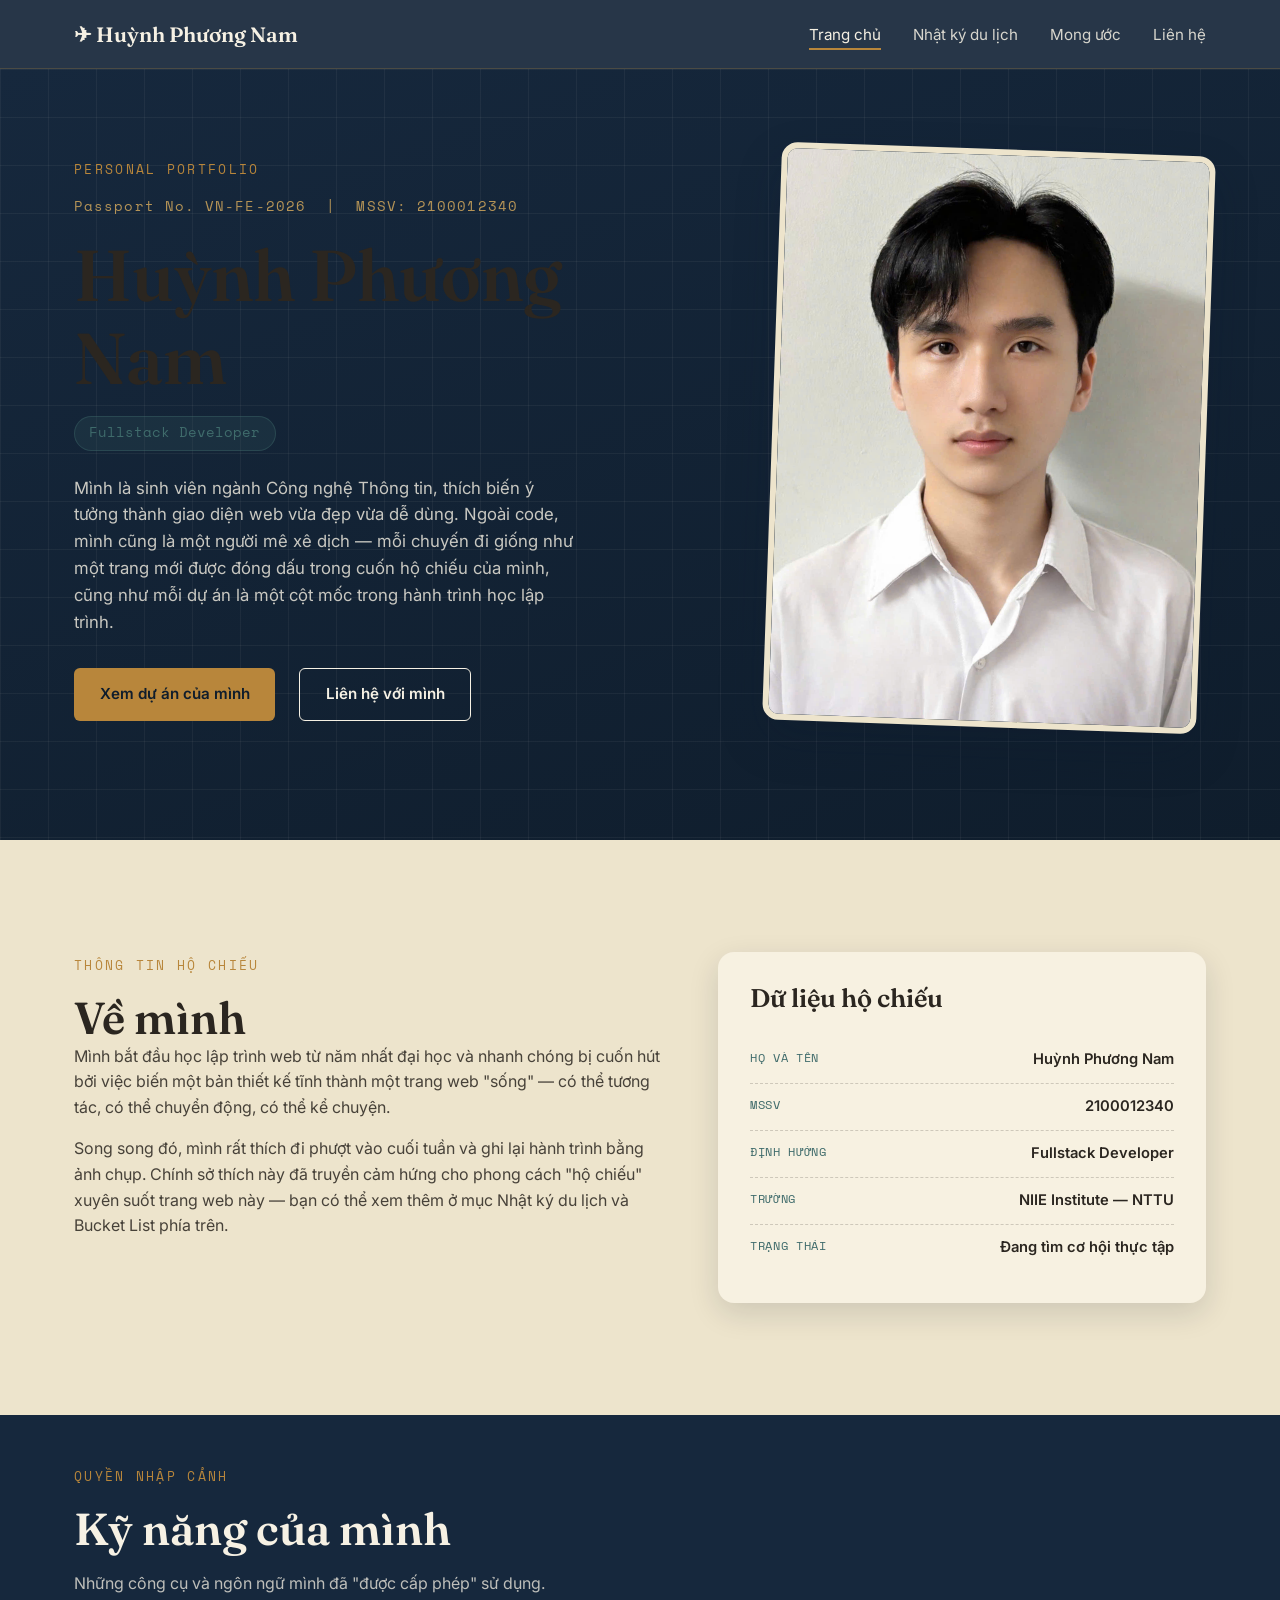
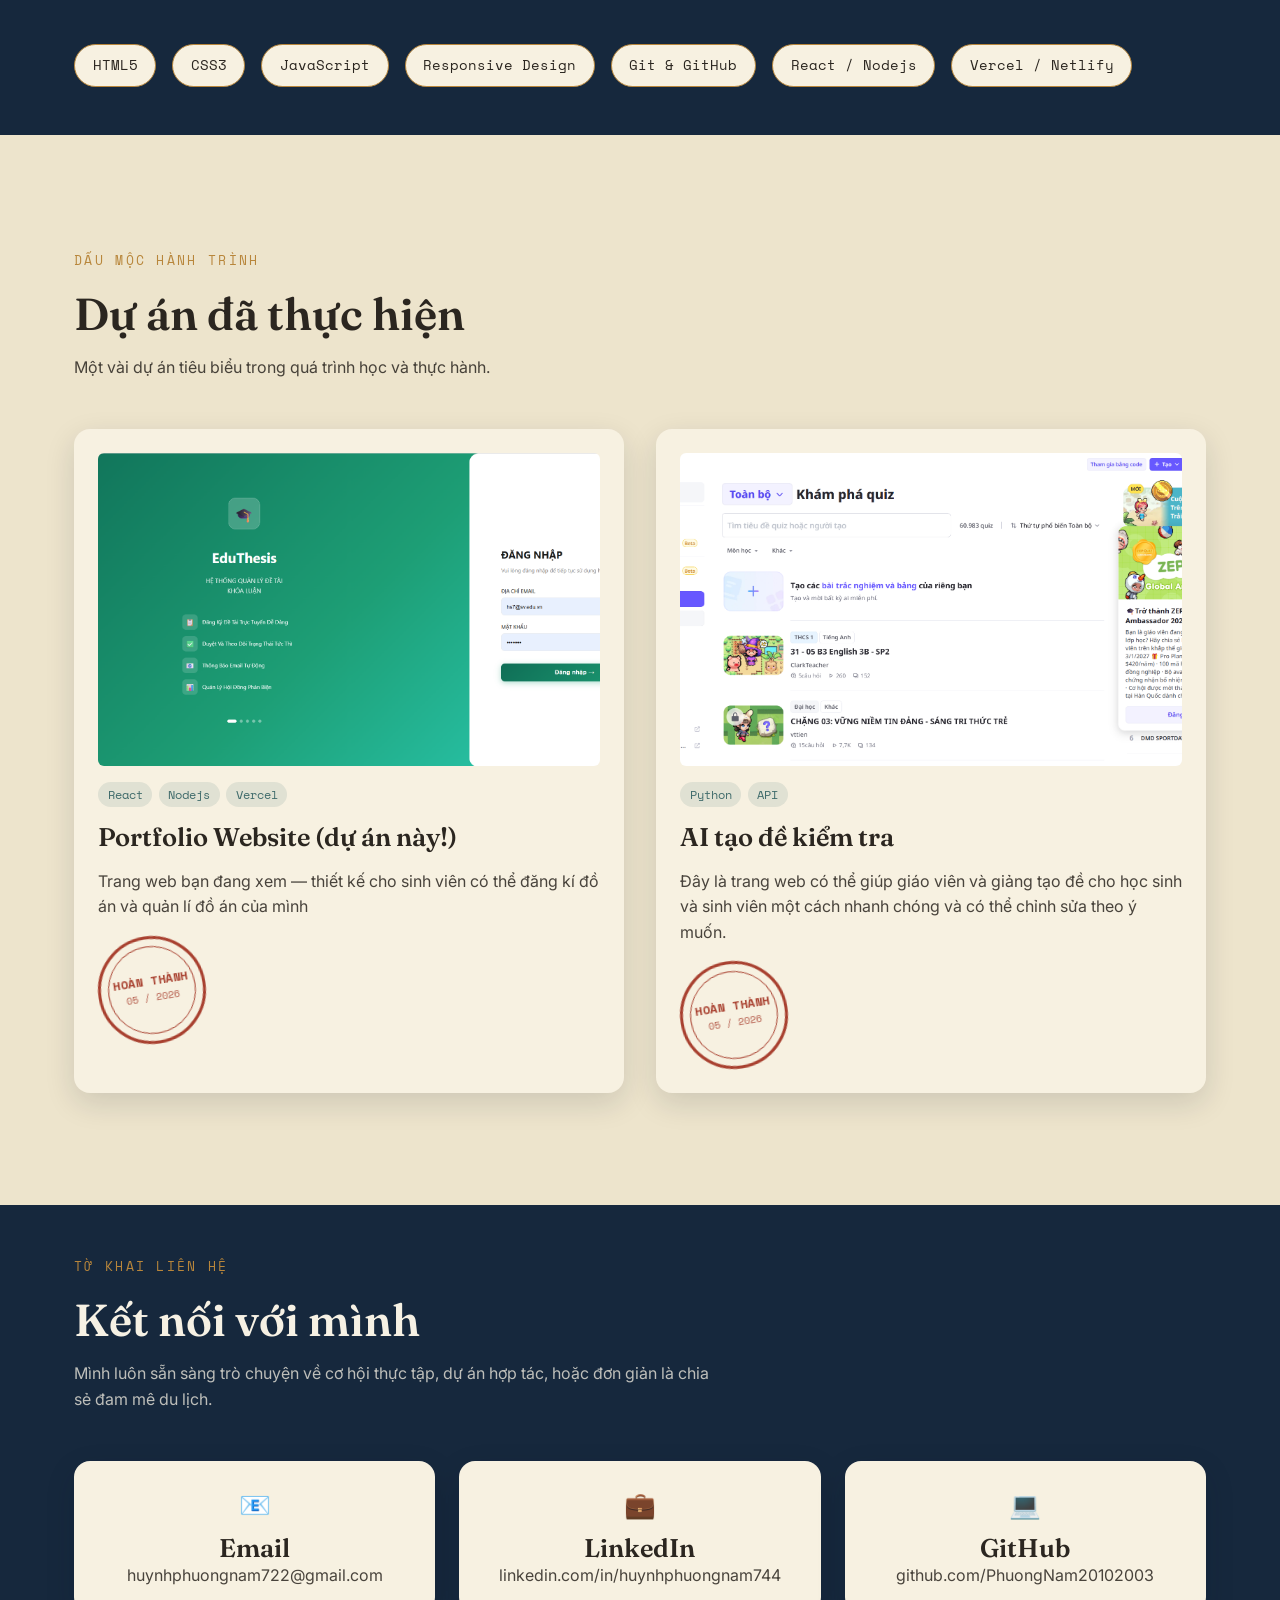
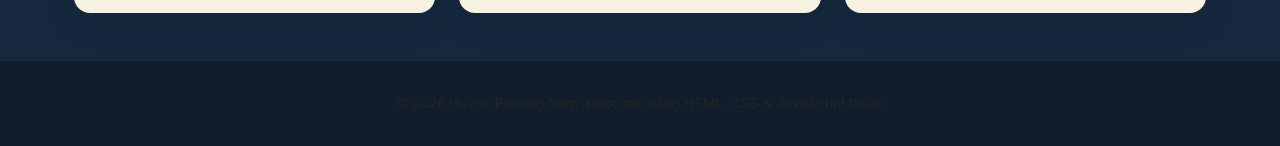
<file: index.html>
<!DOCTYPE html>
<html lang="vi">
<head>
  <meta charset="UTF-8" />
  <meta name="viewport" content="width=device-width, initial-scale=1.0" />
  <title>Developer Portfolio</title>
  <meta name="description" content="Portfolio cá nhân của Nguyễn Văn A - Front-end Developer, lấy cảm hứng từ hộ chiếu và những chuyến đi." />

  <!-- Google Fonts: Fraunces (tiêu đề) + Inter (nội dung) + Space Mono (toạ độ/số liệu) -->
  <link rel="preconnect" href="https://fonts.googleapis.com" />
  <link rel="preconnect" href="https://fonts.gstatic.com" crossorigin />
  <link href="https://fonts.googleapis.com/css2?family=Fraunces:ital,wght@0,400;0,500;0,600;0,700;1,500&family=Inter:wght@400;500;600;700&family=Space+Mono:wght@400;700&display=swap" rel="stylesheet" />

  <!-- File CSS dùng chung cho cả 3 trang -->
  <link rel="stylesheet" href="css/style.css" />
</head>
<body>

  <!-- ============ HEADER / ĐIỀU HƯỚNG ============ -->
  <header class="site-header">
    <nav class="nav container">
      <a href="index.html" class="nav__brand">✈ Huỳnh Phương Nam</a>

      <!-- Nút hamburger, chỉ hiện trên mobile (xem CSS @media 768px) -->
      <button class="nav__toggle" aria-label="Mở menu điều hướng" aria-expanded="false">
        <span></span><span></span><span></span>
      </button>

      <ul class="nav__links">
        <li><a href="index.html" class="active">Trang chủ</a></li>
        <li><a href="travel-diary.html">Nhật ký du lịch</a></li>
        <li><a href="bucket-list.html">Mong ước</a></li>
        <li><a href="#contact">Liên hệ</a></li>
      </ul>
    </nav>
  </header>

  <main>
    <!-- ============ HERO — "TRANG BÌA HỘ CHIẾU" ============ -->
    <section class="hero">
      <div class="container">
        <div class="hero-text">
          <span class="eyebrow">Personal Portfolio</span>
          <p class="passport-id">Passport No. VN-FE-2026 &nbsp;|&nbsp; MSSV: 2100012340</p>
          <h1>Huỳnh Phương Nam</h1>
          <span class="role">Fullstack Developer</span>
          <p class="lead">
            Mình là sinh viên ngành Công nghệ Thông tin, thích biến ý tưởng thành
            giao diện web vừa đẹp vừa dễ dùng. Ngoài code, mình cũng là một người
            mê xê dịch — mỗi chuyến đi giống như một trang mới được đóng dấu
            trong cuốn hộ chiếu của mình, cũng như mỗi dự án là một cột mốc
            trong hành trình học lập trình.
          </p>
          <div class="hero-actions">
            <a href="#projects" class="btn btn--primary">Xem dự án của mình</a>
            <a href="#contact" class="btn btn--outline">Liên hệ với mình</a>
          </div>
        </div>

        <!-- TODO: thay ảnh dưới đây bằng ảnh chân dung thật của bạn -->
        <div class="hero-photo-frame">
          <img src="photo/chandung.jpg" alt="Ảnh chân dung của Huỳnh Phương Nam" />
        </div>
      </div>
    </section>

    <!-- ============ ABOUT — "THÔNG TIN HỘ CHIẾU" ============ -->
    <section class="section" id="about">
      <div class="container about-grid">
        <div class="reveal">
          <span class="eyebrow">Thông tin hộ chiếu</span>
          <h2>Về mình</h2>
          <p>
            Mình bắt đầu học lập trình web từ năm nhất đại học và nhanh chóng
            bị cuốn hút bởi việc biến một bản thiết kế tĩnh thành một trang web
            "sống" — có thể tương tác, có thể chuyển động, có thể kể chuyện.
          </p>
          <p>
            Song song đó, mình rất thích đi phượt vào cuối tuần và ghi lại
            hành trình bằng ảnh chụp. Chính sở thích này đã truyền cảm hứng
            cho phong cách "hộ chiếu" xuyên suốt trang web này — bạn có thể
            xem thêm ở mục Nhật ký du lịch và Bucket List phía trên.
          </p>
        </div>

        <div class="card passport-data reveal">
          <h3>Dữ liệu hộ chiếu</h3>
          <div class="data-row">
            <dt>Họ và tên</dt>
            <dd>Huỳnh Phương Nam</dd>
          </div>
          <div class="data-row">
            <dt>MSSV</dt>
            <dd>2100012340</dd>
          </div>
          <div class="data-row">
            <dt>Định hướng</dt>
            <dd>Fullstack Developer</dd>
          </div>
          <div class="data-row">
            <dt>Trường</dt>
            <dd>NIIE Institute — NTTU</dd>
          </div>
          <div class="data-row">
            <dt>Trạng thái</dt>
            <dd>Đang tìm cơ hội thực tập</dd>
          </div>
        </div>
      </div>
    </section>

    <!-- ============ SKILLS — "QUYỀN NHẬP CẢNH" ============ -->
    <section class="section section--tight bg-navy" id="skills">
      <div class="container">
        <div class="section-head reveal">
          <span class="eyebrow">Quyền nhập cảnh</span>
          <h2>Kỹ năng của mình</h2>
          <p>Những công cụ và ngôn ngữ mình đã "được cấp phép" sử dụng.</p>
        </div>
        <div class="skills-grid reveal">
          <span class="skill-tag">HTML5</span>
          <span class="skill-tag">CSS3 </span>
          <span class="skill-tag">JavaScript</span>
          <span class="skill-tag">Responsive Design</span>
          <span class="skill-tag">Git &amp; GitHub</span>
          <span class="skill-tag">React / Nodejs </span>
          <span class="skill-tag">Vercel / Netlify</span>
        </div>
      </div>
    </section>

    <!-- ============ PROJECTS — "CÁC DẤU MỘC HÀNH TRÌNH" ============ -->
    <section class="section" id="projects">
      <div class="container">
        <div class="section-head reveal">
          <span class="eyebrow">Dấu mộc hành trình</span>
          <h2>Dự án đã thực hiện</h2>
          <p>Một vài dự án tiêu biểu trong quá trình học và thực hành.</p>
        </div>

        <div class="projects-grid">
          <!-- Dự án 1 -->
          <article class="card project-card reveal">
            <div class="project-image">
              <img src="photo/webdoan.png" alt="Ảnh chụp màn hình dự án " />
            </div>
            <div class="tags">
              <span>React</span><span>Nodejs</span><span>Vercel</span>
            </div>
            <h3>Portfolio Website (dự án này!)</h3>
            <p>Trang web bạn đang xem — thiết kế cho sinh viên có thể đăng kí đồ án và quản lí đồ án của mình</p>
            <div class="stamp">
              <strong>Hoàn thành</strong>
              <span>05 / 2026</span>
            </div>
          </article>

          <!-- Dự án 2 — TODO: thay bằng dự án thật của bạn -->
          <article class="card project-card reveal">
            <div class="project-image">
              <img src="photo/webai.png" alt="Ảnh chụp màn hình dự án thứ hai" />
            </div>
            <div class="tags">
              <span>Python</span><span>API</span>
            </div>
            <h3>AI tạo đề kiểm tra</h3>
            <p>Đây là trang web có thể giúp giáo viên và giảng tạo đề cho học sinh và sinh viên một cách nhanh chóng và có thể chỉnh sửa theo ý muốn.</p>
            <div class="stamp">
              <strong>Hoàn thành</strong>
              <span>05 / 2026</span>
            </div>
          </article>
        </div>
      </div>
    </section>

    <!-- ============ CONTACT — "TỜ KHAI NHẬP CẢNH" ============ -->
    <section class="section section--tight bg-navy" id="contact">
      <div class="container">
        <div class="section-head reveal">
          <span class="eyebrow">Tờ khai liên hệ</span>
          <h2>Kết nối với mình</h2>
          <p>Mình luôn sẵn sàng trò chuyện về cơ hội thực tập, dự án hợp tác, hoặc đơn giản là chia sẻ đam mê du lịch.</p>
        </div>

        <div class="contact-grid reveal">
          <div class="card contact-card">
            <div class="icon">📧</div>
            <h3>Email</h3>
            <p>huynhphuongnam722@gmail.com</p>
          </div>
          <div class="card contact-card">
            <div class="icon">💼</div>
            <h3>LinkedIn</h3>
            <p>linkedin.com/in/huynhphuongnam744</p>
          </div>
          <div class="card contact-card">
            <div class="icon">💻</div>
            <h3>GitHub</h3>
            <p>github.com/PhuongNam20102003</p>
          </div>
        </div>
      </div>
    </section>
  </main>

  <!-- ============ FOOTER ============ -->
  <footer class="site-footer">
    <div class="container">
      <p>© 2026 Huỳnh Phương Nam .Được tạo bằng HTML, CSS &amp; JavaScript thuần </p>
    </div>
  </footer>

  <!-- File JS dùng chung cho cả 3 trang -->
  <script src="js/script.js"></script>
</body>
</html>
</file>
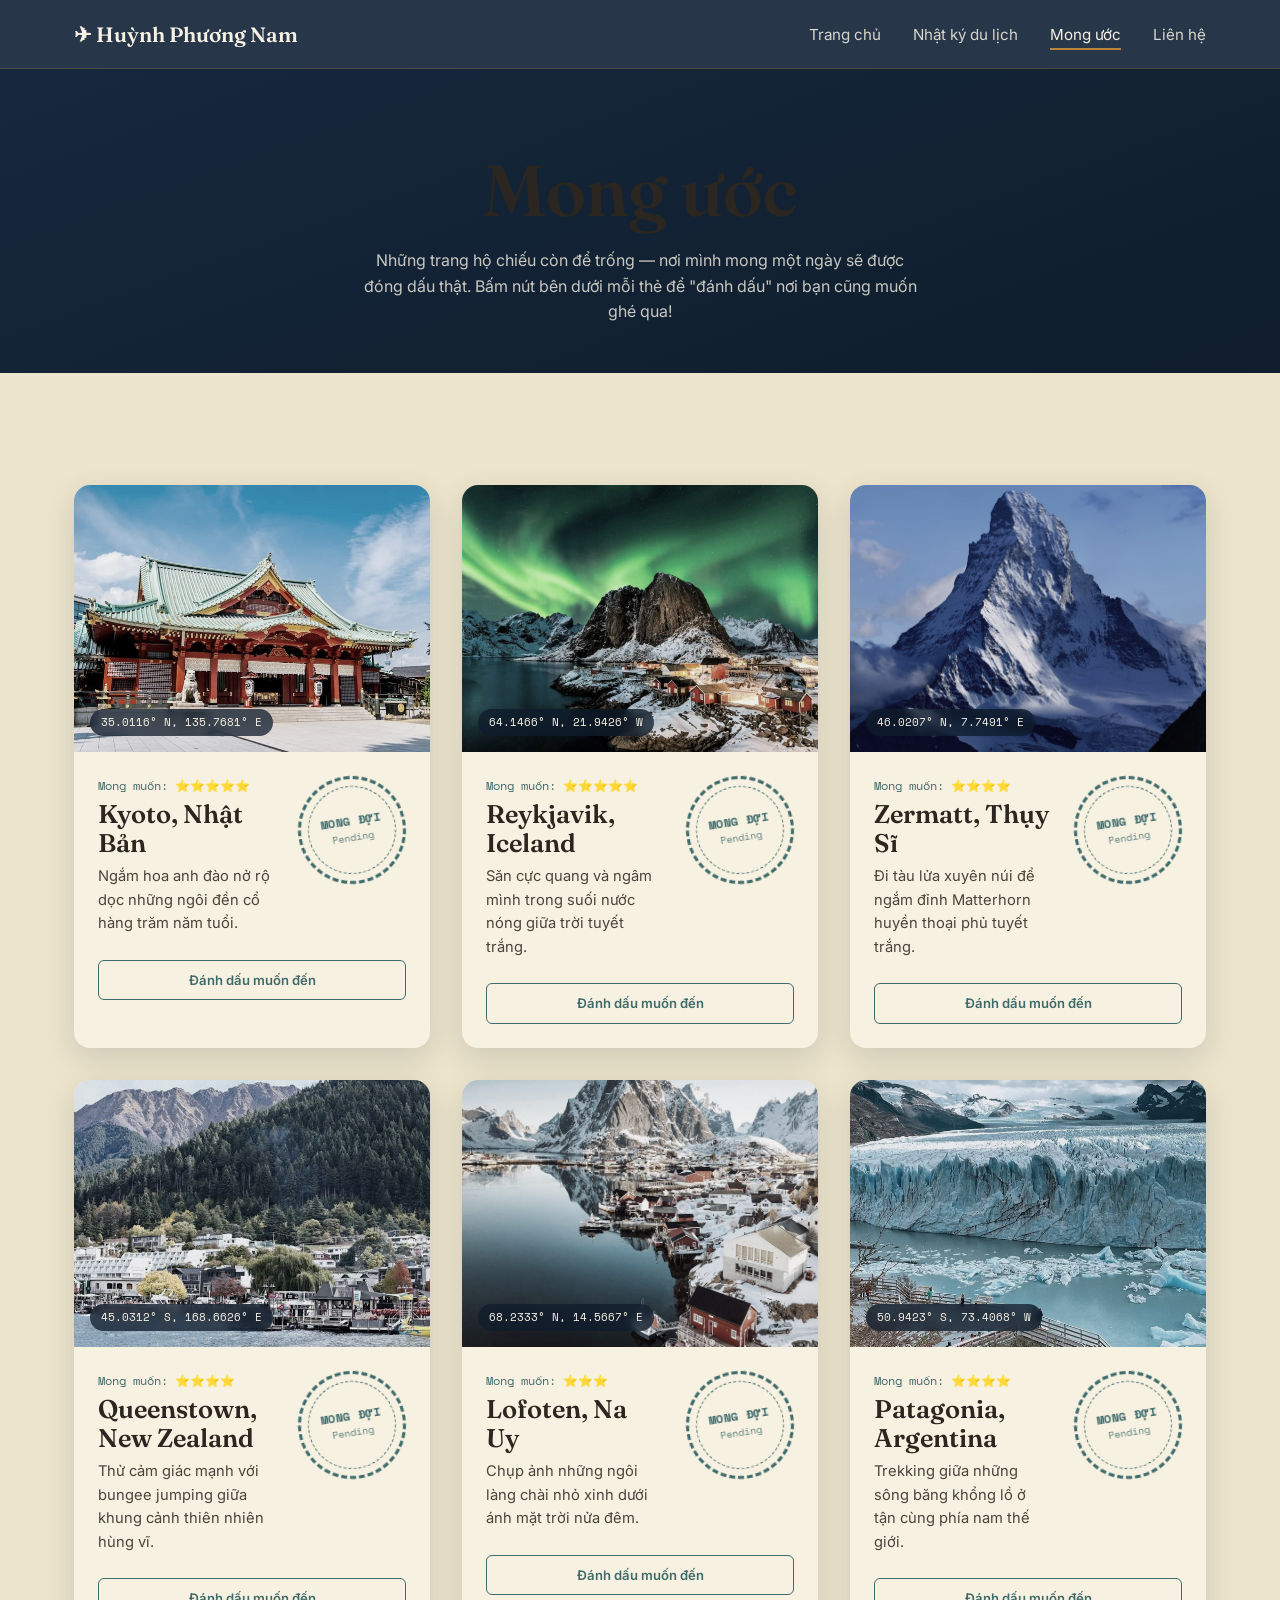
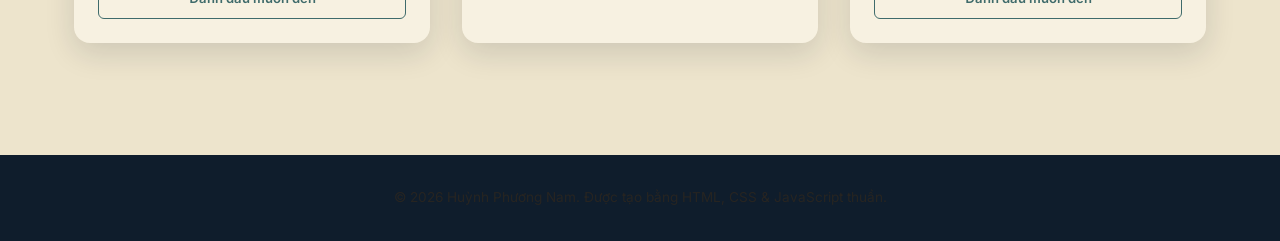
<file: bucket-list.html>
<!DOCTYPE html>
<html lang="vi">
<head>
  <meta charset="UTF-8" />
  <meta name="viewport" content="width=device-width, initial-scale=1.0" />
  <title>Mong ước — Huỳnh Phương Nam</title>
  <meta name="description" content="Những nơi Nguyễn Văn A mơ ước được đặt chân đến trong tương lai." />

  <link rel="preconnect" href="https://fonts.googleapis.com" />
  <link rel="preconnect" href="https://fonts.gstatic.com" crossorigin />
  <link href="https://fonts.googleapis.com/css2?family=Fraunces:ital,wght@0,400;0,500;0,600;0,700;1,500&family=Inter:wght@400;500;600;700&family=Space+Mono:wght@400;700&display=swap" rel="stylesheet" />

  <link rel="stylesheet" href="css/style.css" />
</head>
<body>

  <!-- ============ HEADER / ĐIỀU HƯỚNG (giống hệt 2 trang kia) ============ -->
  <header class="site-header">
    <nav class="nav container">
      <a href="index.html" class="nav__brand">✈ Huỳnh Phương Nam</a>

      <button class="nav__toggle" aria-label="Mở menu điều hướng" aria-expanded="false">
        <span></span><span></span><span></span>
      </button>

      <ul class="nav__links">
        <li><a href="index.html">Trang chủ</a></li>
        <li><a href="travel-diary.html">Nhật ký du lịch</a></li>
        <li><a href="bucket-list.html" class="active">Mong ước</a></li>
        <li><a href="index.html#contact">Liên hệ</a></li>
      </ul>
    </nav>
  </header>

  <main>
    <!-- ============ PAGE HERO ============ -->
    <section class="page-hero">
      <div class="container">
        <h1>Mong ước</h1>
        <p>
          Những trang hộ chiếu còn để trống — nơi mình mong một ngày sẽ được
          đóng dấu thật. Bấm nút bên dưới mỗi thẻ để "đánh dấu" nơi bạn cũng
          muốn ghé qua!
        </p>
      </div>
    </section>

    <!-- ============ DANH SÁCH ĐIỂM ĐẾN MƠ ƯỚC ============ -->
    <section class="section">
      <div class="container">
        <div class="entry-grid">

          <!-- Điểm đến 1 -->
          <article class="entry-card card entry-card--pending reveal">
            <div class="entry-image">
              <img src="photo/tokyo.jpg" alt="Đền cổ ở Kyoto, Nhật Bản" />
              <span class="entry-coords">35.0116° N, 135.7681° E</span>
            </div>
            <div class="entry-body">
              <div class="entry-text">
                <span class="entry-date">Mong muốn: ⭐⭐⭐⭐⭐</span>
                <h3>Kyoto, Nhật Bản</h3>
                <p>Ngắm hoa anh đào nở rộ dọc những ngôi đền cổ hàng trăm năm tuổi.</p>
              </div>
              <div class="stamp stamp--pending">
                <strong>Mong đợi</strong>
                <span>Pending</span>
              </div>
            </div>
            <div class="entry-action">
              <button class="btn btn--small" data-check-btn type="button">Đánh dấu muốn đến</button>
            </div>
          </article>

          <!-- Điểm đến 2 -->
          <article class="entry-card card entry-card--pending reveal">
            <div class="entry-image">
              <img src="photo/iceland.webp" alt="Cực quang ở Iceland" />
              <span class="entry-coords">64.1466° N, 21.9426° W</span>
            </div>
            <div class="entry-body">
              <div class="entry-text">
                <span class="entry-date">Mong muốn: ⭐⭐⭐⭐⭐</span>
                <h3>Reykjavik, Iceland</h3>
                <p>Săn cực quang và ngâm mình trong suối nước nóng giữa trời tuyết trắng.</p>
              </div>
              <div class="stamp stamp--pending">
                <strong>Mong đợi</strong>
                <span>Pending</span>
              </div>
            </div>
            <div class="entry-action">
              <button class="btn btn--small" data-check-btn type="button">Đánh dấu muốn đến</button>
            </div>
          </article>

          <!-- Điểm đến 3 -->
          <article class="entry-card card entry-card--pending reveal">
            <div class="entry-image">
              <img src="photo/thuysi.jpg" alt="Đỉnh Matterhorn phủ tuyết ở Thụy Sĩ" />
              <span class="entry-coords">46.0207° N, 7.7491° E</span>
            </div>
            <div class="entry-body">
              <div class="entry-text">
                <span class="entry-date">Mong muốn: ⭐⭐⭐⭐</span>
                <h3>Zermatt, Thụy Sĩ</h3>
                <p>Đi tàu lửa xuyên núi để ngắm đỉnh Matterhorn huyền thoại phủ tuyết trắng.</p>
              </div>
              <div class="stamp stamp--pending">
                <strong>Mong đợi</strong>
                <span>Pending</span>
              </div>
            </div>
            <div class="entry-action">
              <button class="btn btn--small" data-check-btn type="button">Đánh dấu muốn đến</button>
            </div>
          </article>

          <!-- Điểm đến 4 -->
          <article class="entry-card card entry-card--pending reveal">
            <div class="entry-image">
              <img src="photo/new.jpg" alt="Thiên nhiên hoang sơ ở Queenstown, New Zealand" />
              <span class="entry-coords">45.0312° S, 168.6626° E</span>
            </div>
            <div class="entry-body">
              <div class="entry-text">
                <span class="entry-date">Mong muốn: ⭐⭐⭐⭐</span>
                <h3>Queenstown, New Zealand</h3>
                <p>Thử cảm giác mạnh với bungee jumping giữa khung cảnh thiên nhiên hùng vĩ.</p>
              </div>
              <div class="stamp stamp--pending">
                <strong>Mong đợi</strong>
                <span>Pending</span>
              </div>
            </div>
            <div class="entry-action">
              <button class="btn btn--small" data-check-btn type="button">Đánh dấu muốn đến</button>
            </div>
          </article>

          <!-- Điểm đến 5 -->
          <article class="entry-card card entry-card--pending reveal">
            <div class="entry-image">
              <img src="photo/langchai.jpg" alt="Làng chài ở quần đảo Lofoten, Na Uy" />
              <span class="entry-coords">68.2333° N, 14.5667° E</span>
            </div>
            <div class="entry-body">
              <div class="entry-text">
                <span class="entry-date">Mong muốn: ⭐⭐⭐</span>
                <h3>Lofoten, Na Uy</h3>
                <p>Chụp ảnh những ngôi làng chài nhỏ xinh dưới ánh mặt trời nửa đêm.</p>
              </div>
              <div class="stamp stamp--pending">
                <strong>Mong đợi</strong>
                <span>Pending</span>
              </div>
            </div>
            <div class="entry-action">
              <button class="btn btn--small" data-check-btn type="button">Đánh dấu muốn đến</button>
            </div>
          </article>

          <!-- Điểm đến 6 -->
          <article class="entry-card card entry-card--pending reveal">
            <div class="entry-image">
              <img src="photo/bang.jpg" alt="Sông băng ở Patagonia, Argentina" />
              <span class="entry-coords">50.9423° S, 73.4068° W</span>
            </div>
            <div class="entry-body">
              <div class="entry-text">
                <span class="entry-date">Mong muốn: ⭐⭐⭐⭐</span>
                <h3>Patagonia, Argentina</h3>
                <p>Trekking giữa những sông băng khổng lồ ở tận cùng phía nam thế giới.</p>
              </div>
              <div class="stamp stamp--pending">
                <strong>Mong đợi</strong>
                <span>Pending</span>
              </div>
            </div>
            <div class="entry-action">
              <button class="btn btn--small" data-check-btn type="button">Đánh dấu muốn đến</button>
            </div>
          </article>

        </div>
      </div>
    </section>
  </main>

  <!-- ============ FOOTER ============ -->
  <footer class="site-footer">
    <div class="container">
      <p>© 2026 Huỳnh Phương Nam. Được tạo bằng HTML, CSS &amp; JavaScript thuần.</p>
    </div>
  </footer>

  <script src="js/script.js"></script>
</body>
</html>
</file>
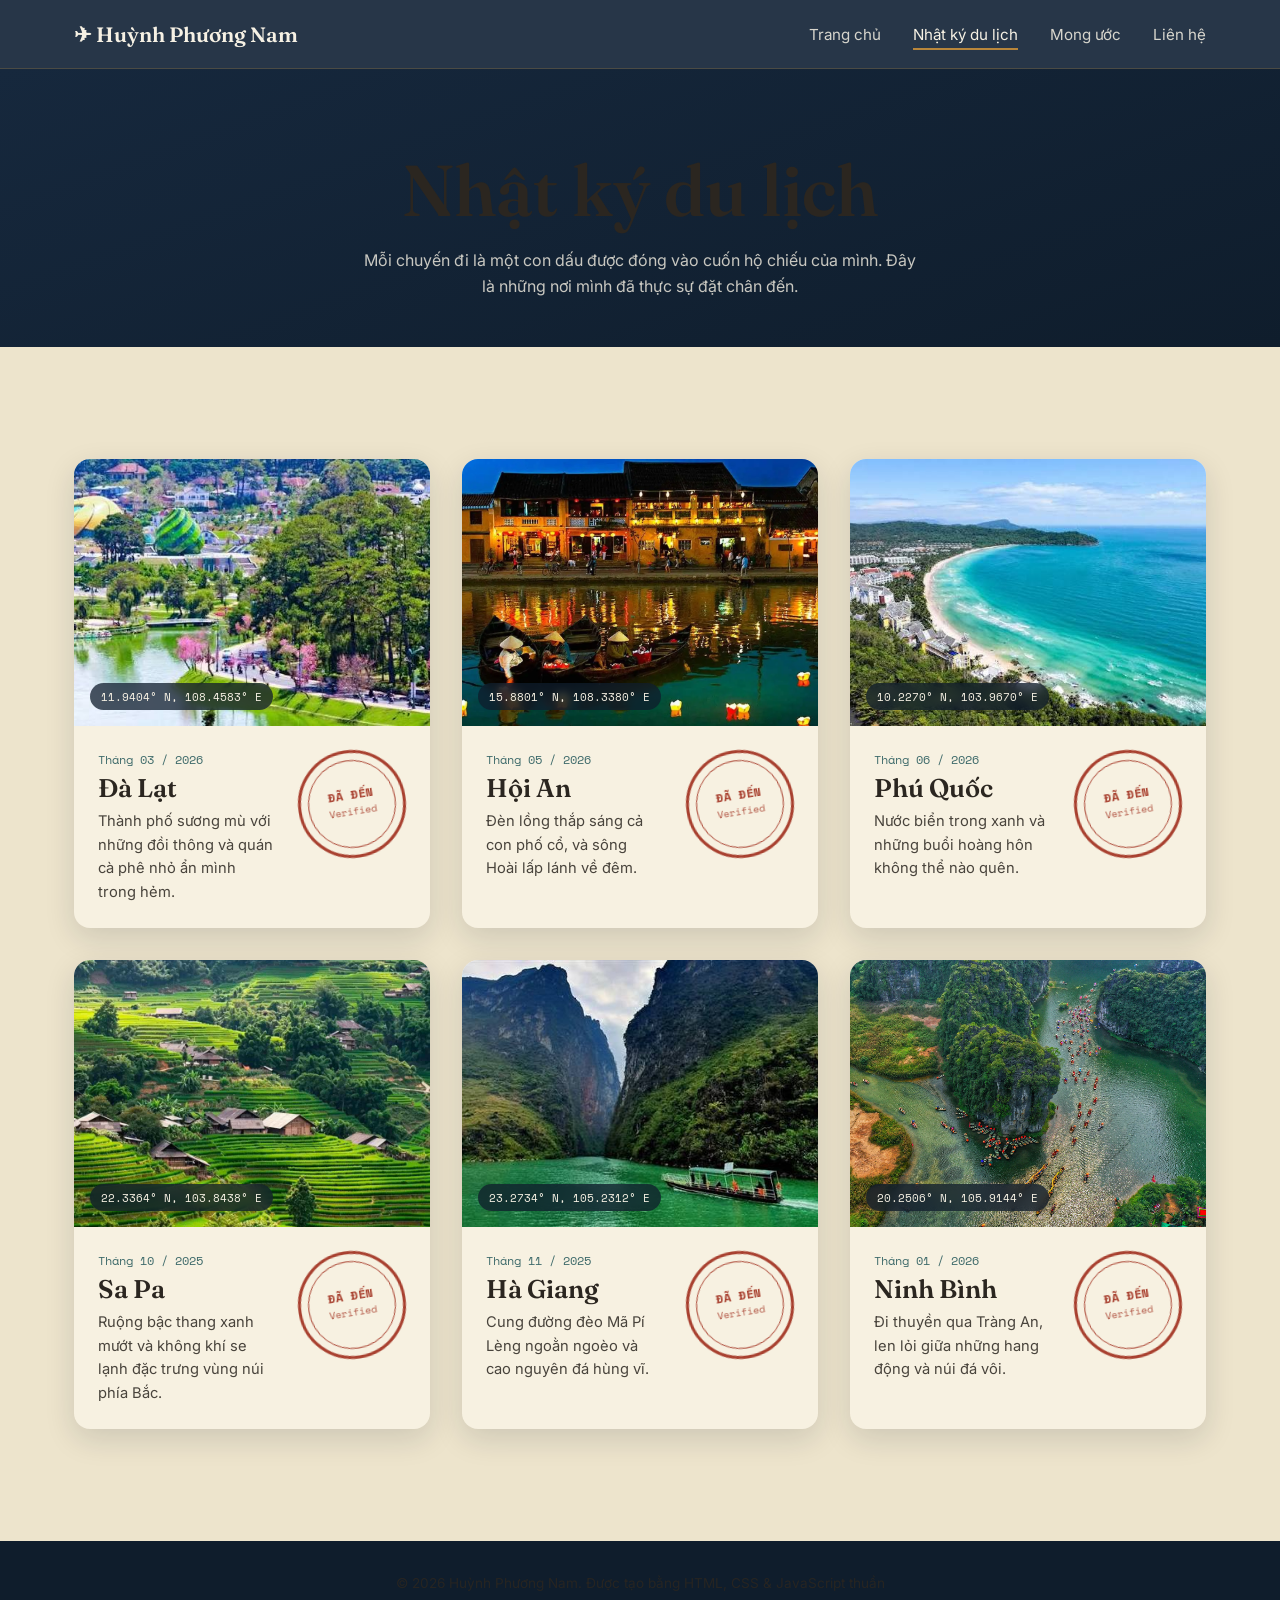
<file: travel-diary.html>
<!DOCTYPE html>
<html lang="vi">
<head>
  <meta charset="UTF-8" />
  <meta name="viewport" content="width=device-width, initial-scale=1.0" />
  <title>Nhật ký du lịch — Huỳnh Phương Nam</title>
  <meta name="description" content="Những chuyến đi đã qua của Huỳnh Phương Nam, ghi lại như những trang nhật ký du lịch." />

  <link rel="preconnect" href="https://fonts.googleapis.com" />
  <link rel="preconnect" href="https://fonts.gstatic.com" crossorigin />
  <link href="https://fonts.googleapis.com/css2?family=Fraunces:ital,wght@0,400;0,500;0,600;0,700;1,500&family=Inter:wght@400;500;600;700&family=Space+Mono:wght@400;700&display=swap" rel="stylesheet" />

  <link rel="stylesheet" href="css/style.css" />
</head>
<body>

  <!-- ============ HEADER / ĐIỀU HƯỚNG (giống hệt Trang 1 để đảm bảo tính nhất quán) ============ -->
  <header class="site-header">
    <nav class="nav container">
      <a href="index.html" class="nav__brand">✈ Huỳnh Phương Nam</a>

      <button class="nav__toggle" aria-label="Mở menu điều hướng" aria-expanded="false">
        <span></span><span></span><span></span>
      </button>

      <ul class="nav__links">
        <li><a href="index.html">Trang chủ</a></li>
        <li><a href="travel-diary.html" class="active">Nhật ký du lịch</a></li>
        <li><a href="bucket-list.html">Mong ước</a></li>
        <li><a href="index.html#contact">Liên hệ</a></li>
      </ul>
    </nav>
  </header>

  <main>
    <!-- ============ PAGE HERO ============ -->
    <section class="page-hero">
      <div class="container">
        <h1>Nhật ký du lịch</h1>
        <p>
          Mỗi chuyến đi là một con dấu được đóng vào cuốn hộ chiếu của mình.
          Đây là những nơi mình đã thực sự đặt chân đến.
        </p>
      </div>
    </section>

    <!-- ============ DANH SÁCH CÁC CHUYẾN ĐI ĐÃ QUA ============ -->
    <section class="section">
      <div class="container">
        <div class="entry-grid">

          <!-- Địa điểm 1 -->
          <article class="entry-card card reveal">
            <div class="entry-image">
              <img src="photo/dalat.jpg" alt="Phong cảnh Đà Lạt" />
              <span class="entry-coords">11.9404° N, 108.4583° E</span>
            </div>
            <div class="entry-body">
              <div class="entry-text">
                <span class="entry-date">Tháng 03 / 2026</span>
                <h3>Đà Lạt</h3>
                <p>Thành phố sương mù với những đồi thông và quán cà phê nhỏ ẩn mình trong hẻm.</p>
              </div>
              <div class="stamp">
                <strong>Đã đến</strong>
                <span>Verified</span>
              </div>
            </div>
          </article>

          <!-- Địa điểm 2 -->
          <article class="entry-card card reveal">
            <div class="entry-image">
              <img src="photo/hoian.webp" alt="Phố cổ Hội An về đêm" />
              <span class="entry-coords">15.8801° N, 108.3380° E</span>
            </div>
            <div class="entry-body">
              <div class="entry-text">
                <span class="entry-date">Tháng 05 / 2026</span>
                <h3>Hội An</h3>
                <p>Đèn lồng thắp sáng cả con phố cổ, và sông Hoài lấp lánh về đêm.</p>
              </div>
              <div class="stamp">
                <strong>Đã đến</strong>
                <span>Verified</span>
              </div>
            </div>
          </article>

          <!-- Địa điểm 3 -->
          <article class="entry-card card reveal">
            <div class="entry-image">
              <img src="photo/phuquoc.jpg" alt="Bãi biển Phú Quốc" />
              <span class="entry-coords">10.2270° N, 103.9670° E</span>
            </div>
            <div class="entry-body">
              <div class="entry-text">
                <span class="entry-date">Tháng 06 / 2026</span>
                <h3>Phú Quốc</h3>
                <p>Nước biển trong xanh và những buổi hoàng hôn không thể nào quên.</p>
              </div>
              <div class="stamp">
                <strong>Đã đến</strong>
                <span>Verified</span>
              </div>
            </div>
          </article>

          <!-- Địa điểm 4 -->
          <article class="entry-card card reveal">
            <div class="entry-image">
              <img src="photo/sapa.jpg" alt="Ruộng bậc thang Sapa" />
              <span class="entry-coords">22.3364° N, 103.8438° E</span>
            </div>
            <div class="entry-body">
              <div class="entry-text">
                <span class="entry-date">Tháng 10 / 2025</span>
                <h3>Sa Pa</h3>
                <p>Ruộng bậc thang xanh mướt và không khí se lạnh đặc trưng vùng núi phía Bắc.</p>
              </div>
              <div class="stamp">
                <strong>Đã đến</strong>
                <span>Verified</span>
              </div>
            </div>
          </article>

          <!-- Địa điểm 5 -->
          <article class="entry-card card reveal">
            <div class="entry-image">
              <img src="photo/hagiang.jpg" alt="Cao nguyên đá Hà Giang" />
              <span class="entry-coords">23.2734° N, 105.2312° E</span>
            </div>
            <div class="entry-body">
              <div class="entry-text">
                <span class="entry-date">Tháng 11 / 2025</span>
                <h3>Hà Giang</h3>
                <p>Cung đường đèo Mã Pí Lèng ngoằn ngoèo và cao nguyên đá hùng vĩ.</p>
              </div>
              <div class="stamp">
                <strong>Đã đến</strong>
                <span>Verified</span>
              </div>
            </div>
          </article>

          <!-- Địa điểm 6 -->
          <article class="entry-card card reveal">
            <div class="entry-image">
              <img src="photo/ninhbinh.jpg" alt="Sông nước Tràng An Ninh Bình" />
              <span class="entry-coords">20.2506° N, 105.9144° E</span>
            </div>
            <div class="entry-body">
              <div class="entry-text">
                <span class="entry-date">Tháng 01 / 2026</span>
                <h3>Ninh Bình</h3>
                <p>Đi thuyền qua Tràng An, len lỏi giữa những hang động và núi đá vôi.</p>
              </div>
              <div class="stamp">
                <strong>Đã đến</strong>
                <span>Verified</span>
              </div>
            </div>
          </article>

        </div>
      </div>
    </section>
  </main>

  <!-- ============ FOOTER ============ -->
  <footer class="site-footer">
    <div class="container">
      <p>© 2026 Huỳnh Phương Nam. Được tạo bằng HTML, CSS &amp; JavaScript thuần </p>
    </div>
  </footer>

  <script src="js/script.js"></script>
</body>
</html>
</file>
<file: css/style.css>
/* =====================================================================
   PORTFOLIO WEBSITE — STYLESHEET DÙNG CHUNG
   Chủ đề: "Passport" — Portfolio cá nhân lấy cảm hứng từ hộ chiếu
   và nhật ký du lịch. File này được cả 3 trang (index, travel-diary,
   bucket-list) cùng sử dụng để đảm bảo tính NHẤT QUÁN về thiết kế.
   ===================================================================== */

/* ---------------------------------------------------------------------
   1. CSS VARIABLES (Design Tokens)
   Khai báo biến màu/font/khoảng cách ở một chỗ duy nhất.
   Muốn đổi cả bộ nhận diện thương hiệu -> chỉ cần sửa ở đây.
--------------------------------------------------------------------- */
:root {
  /* Bảng màu: lấy cảm hứng từ bản đồ hàng hải cổ & con dấu hộ chiếu */
  --navy: #16283d;          /* nền tối chính: header, hero, footer */
  --navy-deep: #0f1d2c;     /* navy đậm hơn, dùng cho gradient/độ sâu */
  --parchment: #ede4cc;     /* nền sáng chính: như giấy bản đồ cũ */
  --parchment-light: #f7f1e1; /* nền card sáng hơn 1 chút */
  --brass: #b8863b;         /* vàng đồng la bàn: accent chính */
  --brass-light: #d1a75c;
  --teal: #3f6b6b;          /* xanh cảng biển: accent phụ, mát */
  --stamp-red: #a8402f;     /* đỏ dấu mộc hộ chiếu — dùng tiết chế */
  --ink: #2b2620;           /* màu chữ chính trên nền sáng */
  --ivory: #f6f1e4;         /* màu chữ trên nền tối */

  /* Font chữ — 3 vai trò rõ ràng */
  --font-display: "Fraunces", serif;   /* tiêu đề lớn, có cá tính */
  --font-body: "Inter", sans-serif;    /* đoạn văn, dễ đọc */
  --font-mono: "Space Mono", monospace; /* toạ độ, ngày tháng, số hiệu */

  /* Khoảng cách (spacing scale) — dùng nhất quán thay vì số tuỳ tiện */
  --space-1: 0.5rem;
  --space-2: 1rem;
  --space-3: 1.5rem;
  --space-4: 2rem;
  --space-5: 3rem;
  --space-6: 5rem;
  --space-7: 7rem;

  --radius-sm: 6px;
  --radius-md: 16px;
  --shadow-soft: 0 10px 30px rgba(15, 29, 44, 0.14);
  --shadow-hover: 0 20px 45px rgba(15, 29, 44, 0.22);
  --transition: 0.3s cubic-bezier(0.4, 0, 0.2, 1);
  --max-width: 1180px;
}

/* ---------------------------------------------------------------------
   2. RESET — xoá margin/padding mặc định của trình duyệt
--------------------------------------------------------------------- */
*,
*::before,
*::after {
  box-sizing: border-box;
  margin: 0;
  padding: 0;
}

html {
  scroll-behavior: smooth; /* cuộn mượt khi bấm link nội bộ (#contact...) */
}

body {
  font-family: var(--font-body);
  color: var(--ink);
  background: var(--parchment);
  line-height: 1.6;
  overflow-x: hidden;
}

img {
  max-width: 100%;
  display: block;
  border-radius: var(--radius-md);
}

a {
  text-decoration: none;
  color: inherit;
}

ul {
  list-style: none;
}

button {
  font: inherit;
  border: none;
  cursor: pointer;
  background: none;
}

/* ---------------------------------------------------------------------
   3. TYPOGRAPHY — dùng clamp() để chữ tự co giãn theo màn hình
   (không cần viết riêng @media chỉ để đổi font-size)
--------------------------------------------------------------------- */
h1, h2, h3, h4 {
  font-family: var(--font-display);
  color: var(--ink);
  line-height: 1.15;
  font-weight: 600;
}

h1 {
  font-size: clamp(2.4rem, 5vw + 1rem, 4.5rem);
}

h2 {
  font-size: clamp(1.8rem, 3vw + 1rem, 2.8rem);
}

h3 {
  font-size: clamp(1.2rem, 1.5vw + 0.8rem, 1.6rem);
}

p {
  color: var(--ink);
  opacity: 0.85;
}

.eyebrow {
  /* nhãn nhỏ phía trên tiêu đề, kiểu tem/nhãn hộ chiếu */
  display: inline-block;
  font-family: var(--font-mono);
  font-size: 0.8rem;
  letter-spacing: 0.18em;
  text-transform: uppercase;
  color: var(--brass);
  margin-bottom: var(--space-2);
}

/* ---------------------------------------------------------------------
   4. LAYOUT UTILITIES
--------------------------------------------------------------------- */
.container {
  max-width: var(--max-width);
  margin: 0 auto;
  padding: 0 1.5rem;
}

.section {
  padding: var(--space-7) 0;
}

.section--tight {
  padding: var(--space-5) 0;
}

.section-head {
  max-width: 640px;
  margin-bottom: var(--space-5);
}

.section-head p {
  margin-top: var(--space-2);
}

/* dùng cho nền tối xen kẽ nền sáng, tạo nhịp điệu cho trang */
.bg-navy {
  background: var(--navy);
  color: var(--ivory);
}
.bg-navy h1, .bg-navy h2, .bg-navy h3 { color: var(--ivory); }
.bg-navy p { color: var(--ivory); opacity: 0.75; }

/* NGOẠI LỆ QUAN TRỌNG: các Card (nền luôn sáng - parchment) nằm bên
   trong 1 section nền navy (VD khối Contact) phải giữ chữ màu TỐI,
   nếu không sẽ bị 2 rule ngay phía trên "đè" luôn, khiến chữ sáng
   nằm trên nền sáng -> gần như vô hình. Selector 2 lớp bên dưới có
   độ ưu tiên (specificity) cao hơn nên sẽ luôn thắng. */
.bg-navy .card h3,
.bg-navy .card p {
  color: var(--ink);
}
.bg-navy .card p {
  opacity: 0.85;
}

/* ---------------------------------------------------------------------
   5. HEADER & NAVIGATION (dùng chung, có Mobile Menu)
--------------------------------------------------------------------- */
.site-header {
  position: sticky;
  top: 0;
  z-index: 100;
  background: rgba(22, 40, 61, 0.92);
  backdrop-filter: blur(10px);
  border-bottom: 1px solid rgba(184, 134, 59, 0.25);
  transition: box-shadow var(--transition);
}

.site-header.is-scrolled {
  box-shadow: var(--shadow-soft);
}

.nav {
  display: flex;
  align-items: center;
  justify-content: space-between;
  padding: 1.1rem 1.5rem;
}

.nav__brand {
  font-family: var(--font-display);
  font-size: 1.3rem;
  font-weight: 600;
  color: var(--ivory);
  display: flex;
  align-items: center;
  gap: 0.5rem;
}

.nav__links {
  display: flex;
  align-items: center;
  gap: var(--space-4);
}

.nav__links a {
  color: var(--ivory);
  font-size: 0.95rem;
  position: relative;
  padding: 0.3rem 0;
  opacity: 0.85;
  transition: opacity var(--transition);
}

/* hiệu ứng hover: gạch chân "vẽ" dần từ trái sang phải */
.nav__links a::after {
  content: "";
  position: absolute;
  left: 0;
  bottom: -2px;
  width: 0%;
  height: 2px;
  background: var(--brass);
  transition: width var(--transition);
}

.nav__links a:hover,
.nav__links a.active {
  opacity: 1;
}

.nav__links a:hover::after,
.nav__links a.active::after {
  width: 100%;
}

/* Nút hamburger — ẩn trên desktop, hiện trên mobile */
.nav__toggle {
  display: none;
  flex-direction: column;
  gap: 5px;
  width: 28px;
  z-index: 110;
}

.nav__toggle span {
  display: block;
  height: 2px;
  background: var(--ivory);
  border-radius: 2px;
  transition: var(--transition);
}

/* Khi menu mobile đang mở: biến hamburger thành dấu X */
.nav__toggle.is-active span:nth-child(1) {
  transform: translateY(7px) rotate(45deg);
}
.nav__toggle.is-active span:nth-child(2) {
  opacity: 0;
}
.nav__toggle.is-active span:nth-child(3) {
  transform: translateY(-7px) rotate(-45deg);
}

/* ---------------------------------------------------------------------
   6. HERO — mỗi trang có 1 kiểu hero riêng nhưng cùng "giọng" thiết kế
--------------------------------------------------------------------- */
.hero {
  background: linear-gradient(160deg, var(--navy) 0%, var(--navy-deep) 100%);
  color: var(--ivory);
  padding: var(--space-6) 0 var(--space-7);
  position: relative;
  overflow: hidden;
}

/* hoạ tiết đường kẻ mờ phía sau, gợi lưới toạ độ bản đồ */
.hero::before {
  content: "";
  position: absolute;
  inset: 0;
  background-image:
    linear-gradient(rgba(246, 241, 228, 0.05) 1px, transparent 1px),
    linear-gradient(90deg, rgba(246, 241, 228, 0.05) 1px, transparent 1px);
  background-size: 48px 48px;
  pointer-events: none;
}

.hero .container {
  position: relative;
  display: grid;
  grid-template-columns: 1.2fr 0.8fr;
  gap: var(--space-5);
  align-items: center;
}

.hero-photo-frame {
  aspect-ratio: 3 / 4;
  border: 6px solid var(--parchment);
  border-radius: var(--radius-md);
  overflow: hidden;
  box-shadow: var(--shadow-hover);
  transform: rotate(2deg);
  transition: transform var(--transition);
}

.hero-photo-frame:hover {
  transform: rotate(0deg) scale(1.02);
}

.hero-photo-frame img {
  border-radius: 0;
  width: 100%;
  height: 100%;
  object-fit: cover;
}

.passport-id {
  font-family: var(--font-mono);
  font-size: 0.85rem;
  letter-spacing: 0.08em;
  color: var(--brass-light);
  margin-bottom: var(--space-2);
}

.hero h1 {
  margin-bottom: var(--space-2);
}

.hero .role {
  font-family: var(--font-mono);
  color: var(--teal);
  background: rgba(63, 107, 107, 0.18);
  display: inline-block;
  padding: 0.35rem 0.9rem;
  border-radius: 999px;
  font-size: 0.85rem;
  margin-bottom: var(--space-3);
  border: 1px solid rgba(63, 107, 107, 0.4);
}

.hero p.lead {
  max-width: 46ch;
  font-size: 1.05rem;
  margin-bottom: var(--space-4);
  color: var(--ivory);
  opacity: 0.8;
}

.hero-actions {
  display: flex;
  gap: var(--space-3);
  flex-wrap: wrap;
}

/* Hero rút gọn cho Trang 2 / Trang 3 */
.page-hero {
  background: linear-gradient(160deg, var(--navy) 0%, var(--navy-deep) 100%);
  color: var(--ivory);
  padding: var(--space-6) 0 var(--space-5);
  text-align: center;
}

.page-hero p {
  max-width: 56ch;
  margin: var(--space-2) auto 0;
  color: var(--ivory);
  opacity: 0.8;
}

/* ---------------------------------------------------------------------
   7. BUTTONS
--------------------------------------------------------------------- */
.btn {
  display: inline-flex;
  align-items: center;
  gap: 0.5rem;
  padding: 0.85rem 1.6rem;
  border-radius: var(--radius-sm);
  font-weight: 600;
  font-size: 0.95rem;
  transition: var(--transition);
}

.btn--primary {
  background: var(--brass);
  color: var(--navy-deep);
}

.btn--primary:hover {
  background: var(--brass-light);
  transform: translateY(-2px);
  box-shadow: var(--shadow-soft);
}

.btn--outline {
  border: 1.5px solid var(--ivory);
  color: var(--ivory);
}

.btn--outline:hover {
  background: var(--ivory);
  color: var(--navy);
}

.btn--small {
  padding: 0.55rem 1rem;
  font-size: 0.82rem;
  border: 1.5px solid var(--teal);
  color: var(--teal);
  border-radius: var(--radius-sm);
  width: 100%;
  justify-content: center;
}

.btn--small:hover {
  background: var(--teal);
  color: var(--ivory);
}

/* ---------------------------------------------------------------------
   8. STAMP COMPONENT — YẾU TỐ NHẬN DIỆN XUYÊN SUỐT 3 TRANG
   Mô phỏng con dấu nhập cảnh trên hộ chiếu. Dùng cho: dự án (Trang 1),
   địa điểm đã đến (Trang 2 - viền liền), địa điểm muốn đến
   (Trang 3 - viền đứt nét, nghĩa là "chưa được đóng dấu").
--------------------------------------------------------------------- */
.stamp {
  --stamp-color: var(--stamp-red);
  width: 108px;
  height: 108px;
  border-radius: 50%;
  border: 3px solid var(--stamp-color);
  display: flex;
  flex-direction: column;
  align-items: center;
  justify-content: center;
  text-align: center;
  color: var(--stamp-color);
  font-family: var(--font-mono);
  transform: rotate(-9deg);
  position: relative;
  flex-shrink: 0;
  transition: transform var(--transition);
}

.stamp::before {
  content: "";
  position: absolute;
  inset: 7px;
  border: 1px solid var(--stamp-color);
  border-radius: 50%;
}

.stamp strong {
  font-size: 0.72rem;
  letter-spacing: 0.05em;
  text-transform: uppercase;
  line-height: 1.2;
}

.stamp span {
  font-size: 0.62rem;
  opacity: 0.85;
  margin-top: 2px;
}

/* Trạng thái "chưa đến" — dùng ở Trang 3 (Bucket List) */
.stamp--pending {
  --stamp-color: var(--teal);
  border-style: dashed;
  opacity: 0.75;
}
.stamp--pending::before {
  border-style: dashed;
}

/* ---------------------------------------------------------------------
   8b. ABOUT SECTION — layout 2 cột + "bảng dữ liệu hộ chiếu"
--------------------------------------------------------------------- */
.about-grid {
  display: grid;
  grid-template-columns: 1.1fr 0.9fr;
  gap: var(--space-5);
  align-items: start;
}

.about-grid p + p {
  margin-top: var(--space-2);
}

.passport-data {
  padding: var(--space-4);
}

.passport-data h3 {
  margin-bottom: var(--space-3);
}

.passport-data .data-row {
  display: flex;
  justify-content: space-between;
  gap: var(--space-2);
  padding: 0.7rem 0;
  border-bottom: 1px dashed rgba(43, 38, 32, 0.2);
  font-size: 0.92rem;
}

.passport-data .data-row:last-child {
  border-bottom: none;
}

.passport-data dt {
  font-family: var(--font-mono);
  font-size: 0.78rem;
  text-transform: uppercase;
  letter-spacing: 0.05em;
  color: var(--teal);
}

.passport-data dd {
  font-weight: 600;
  text-align: right;
}

@media (max-width: 900px) {
  .about-grid {
    grid-template-columns: 1fr;
  }
}

/* ---------------------------------------------------------------------
   9. CARDS DÙNG CHUNG
--------------------------------------------------------------------- */
.card {
  background: var(--parchment-light);
  border-radius: var(--radius-md);
  box-shadow: var(--shadow-soft);
  transition: var(--transition);
}

.card:hover {
  transform: translateY(-6px);
  box-shadow: var(--shadow-hover);
}

/* --- Skills (Trang 1) --- */
.skills-grid {
  display: flex;
  flex-wrap: wrap;
  gap: var(--space-2);
}

.skill-tag {
  font-family: var(--font-mono);
  font-size: 0.85rem;
  padding: 0.6rem 1.1rem;
  border: 1.5px solid var(--brass);
  border-radius: 999px;
  color: var(--ink);
  background: var(--parchment-light);
  transition: var(--transition);
}

.skill-tag:hover {
  background: var(--brass);
  color: var(--ivory);
  transform: translateY(-3px);
}

/* --- Projects (Trang 1) --- */
.projects-grid {
  display: grid;
  grid-template-columns: repeat(auto-fit, minmax(300px, 1fr));
  gap: var(--space-4);
}

.project-card {
  padding: var(--space-3);
  display: flex;
  flex-direction: column;
  gap: var(--space-2);
}

.project-card .project-image {
  border-radius: var(--radius-sm);
  overflow: hidden;
  aspect-ratio: 16/10;
}

.project-card .project-image img {
  width: 100%;
  height: 100%;
  object-fit: cover;
  border-radius: 0;
  transition: transform 0.5s ease;
}

.project-card:hover .project-image img {
  transform: scale(1.06);
}

.project-card .tags {
  display: flex;
  gap: 0.4rem;
  flex-wrap: wrap;
}

.project-card .tags span {
  font-size: 0.72rem;
  font-family: var(--font-mono);
  color: var(--teal);
  background: rgba(63, 107, 107, 0.12);
  padding: 0.2rem 0.6rem;
  border-radius: 999px;
}

/* --- Diary / Bucket cards (Trang 2 & 3) --- */
.entry-grid {
  display: grid;
  grid-template-columns: repeat(auto-fit, minmax(280px, 1fr));
  gap: var(--space-4);
}

.entry-card {
  overflow: hidden;
  display: flex;
  flex-direction: column;
}

.entry-card .entry-image {
  aspect-ratio: 4/3;
  overflow: hidden;
  position: relative;
}

.entry-card .entry-image img {
  width: 100%;
  height: 100%;
  object-fit: cover;
  border-radius: 0;
  transition: transform 0.5s ease;
}

.entry-card:hover .entry-image img {
  transform: scale(1.08);
}

/* thẻ toạ độ nổi trên ảnh */
.entry-coords {
  position: absolute;
  bottom: var(--space-2);
  left: var(--space-2);
  background: rgba(15, 29, 44, 0.75);
  color: var(--ivory);
  font-family: var(--font-mono);
  font-size: 0.7rem;
  padding: 0.3rem 0.7rem;
  border-radius: 999px;
  backdrop-filter: blur(4px);
}

.entry-body {
  padding: var(--space-3);
  display: flex;
  gap: var(--space-3);
  align-items: flex-start;
}

.entry-body .entry-text {
  flex: 1;
}

.entry-body .entry-date {
  font-family: var(--font-mono);
  font-size: 0.75rem;
  color: var(--teal);
  display: block;
  margin-bottom: 0.3rem;
}

.entry-body h3 {
  margin-bottom: 0.4rem;
}

.entry-body p {
  font-size: 0.92rem;
}

/* Ảnh của địa điểm CHƯA đến (Trang 3) — làm nhạt màu nhẹ để tạo cảm giác
   "còn là mơ ước", khác với ảnh đầy màu ở Trang 2 (đã thực sự đến) */
.entry-card--pending .entry-image img {
  filter: saturate(0.55) brightness(0.95);
  transition: filter 0.5s ease, transform 0.5s ease;
}

.entry-card--pending:hover .entry-image img {
  filter: saturate(0.8) brightness(1);
}

.entry-action {
  padding: 0 var(--space-3) var(--space-3);
}

/* khi bucket-list item được "đóng dấu" qua JS (tương tác) */
.entry-card.is-checked .stamp--pending {
  --stamp-color: var(--stamp-red);
  border-style: solid;
  opacity: 1;
}
.entry-card.is-checked .stamp--pending::before {
  border-style: solid;
}

/* ---------------------------------------------------------------------
   10. CONTACT / FOOTER
--------------------------------------------------------------------- */
.contact-grid {
  display: grid;
  grid-template-columns: repeat(auto-fit, minmax(220px, 1fr));
  gap: var(--space-3);
}

.contact-card {
  padding: var(--space-3);
  text-align: center;
}

.contact-card .icon {
  font-size: 1.6rem;
  margin-bottom: var(--space-1);
}

.site-footer {
  background: var(--navy-deep);
  color: var(--ivory);
  padding: var(--space-4) 0;
  text-align: center;
  font-size: 0.85rem;
}

.site-footer a {
  color: var(--brass-light);
}

/* ---------------------------------------------------------------------
   11. SCROLL-REVEAL ANIMATION (điều khiển bằng JS IntersectionObserver)
--------------------------------------------------------------------- */
.reveal {
  opacity: 0;
  transform: translateY(28px);
  transition: opacity 0.7s ease, transform 0.7s ease;
}

.reveal.is-visible {
  opacity: 1;
  transform: translateY(0);
}

/* stagger nhẹ cho các item trong grid */
.reveal:nth-child(2) { transition-delay: 0.08s; }
.reveal:nth-child(3) { transition-delay: 0.16s; }
.reveal:nth-child(4) { transition-delay: 0.24s; }
.reveal:nth-child(5) { transition-delay: 0.32s; }
.reveal:nth-child(6) { transition-delay: 0.4s; }

@keyframes floatIn {
  from { opacity: 0; transform: translateY(16px) rotate(-9deg) scale(0.9); }
  to { opacity: 1; transform: translateY(0) rotate(-9deg) scale(1); }
}

.hero .stamp,
.project-card .stamp,
.entry-body .stamp {
  animation: floatIn 0.6s ease both;
}

/* ---------------------------------------------------------------------
   12. RESPONSIVE — Tablet & Mobile
--------------------------------------------------------------------- */
@media (max-width: 900px) {
  .hero .container {
    grid-template-columns: 1fr;
  }
  .hero-photo-frame {
    max-width: 320px;
    margin: 0 auto;
    order: -1;
  }
}

@media (max-width: 768px) {
  .nav__toggle {
    display: flex;
  }

  .nav__links {
    position: fixed;
    inset: 0 0 0 30%;
    flex-direction: column;
    justify-content: center;
    align-items: flex-start;
    gap: var(--space-4);
    padding: var(--space-4);
    background: var(--navy-deep);
    transform: translateX(100%);
    transition: transform var(--transition);
  }

  .nav__links.is-open {
    transform: translateX(0);
  }

  .section {
    padding: var(--space-6) 0;
  }

  .entry-body {
    flex-direction: column;
  }
}

@media (max-width: 480px) {
  .container {
    padding: 0 1.1rem;
  }
  .hero {
    padding: var(--space-5) 0 var(--space-6);
  }
  .stamp {
    width: 88px;
    height: 88px;
  }
  .stamp strong { font-size: 0.62rem; }
}

/* ---------------------------------------------------------------------
   13. ACCESSIBILITY
--------------------------------------------------------------------- */
:focus-visible {
  outline: 3px solid var(--brass);
  outline-offset: 3px;
}

@media (prefers-reduced-motion: reduce) {
  * {
    animation-duration: 0.01ms !important;
    transition-duration: 0.01ms !important;
  }
}
</file>
